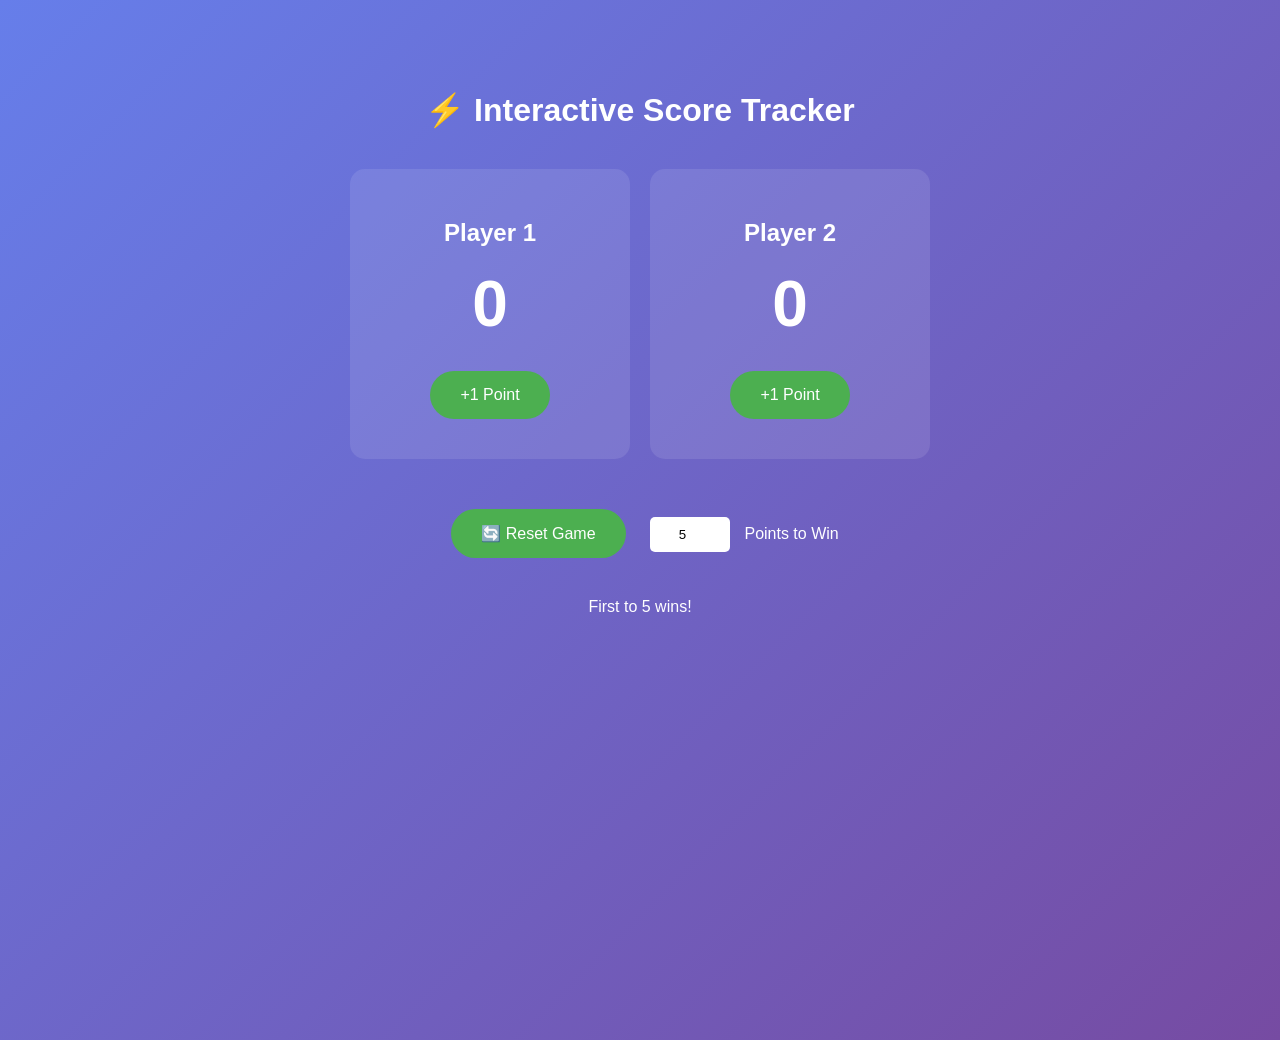
<file: starter/index.html>
<!DOCTYPE html>
<html>
  <head>
    <title>Interactive Score Tracker</title>
    <link rel="stylesheet" href="style.css" />
  </head>
  <body>
    <div id="scoreTracker">
      <h1>⚡ Interactive Score Tracker</h1>
      <div class="players">
        <div class="player player-1">
          <h2>Player 1</h2>
          <div class="score" id="score-1">0</div>
          <button class="btn-add" data-player="1">+1 Point</button>
        </div>
        <div class="player player-2">
          <h2>Player 2</h2>
          <div class="score" id="score-2">0</div>
          <button class="btn-add" data-player="2">+1 Point</button>
        </div>
      </div>
      <div class="controls">
        <button id="btn-reset">🔄 Reset Game</button>
        <input type="number" id="winning-score" value="5" min="1" max="20" />
        <label for="winning-score">Points to Win</label>
      </div>
      <div class="game-info">
        <p class="status">First to <span class="target">5</span> wins!</p>
        <p class="winner hidden">
          🎉 <span class="winner-name">Player</span> Wins!
        </p>
      </div>
    </div>
 
    <script src="script.js"></script>
  </body>
</html>
</file>
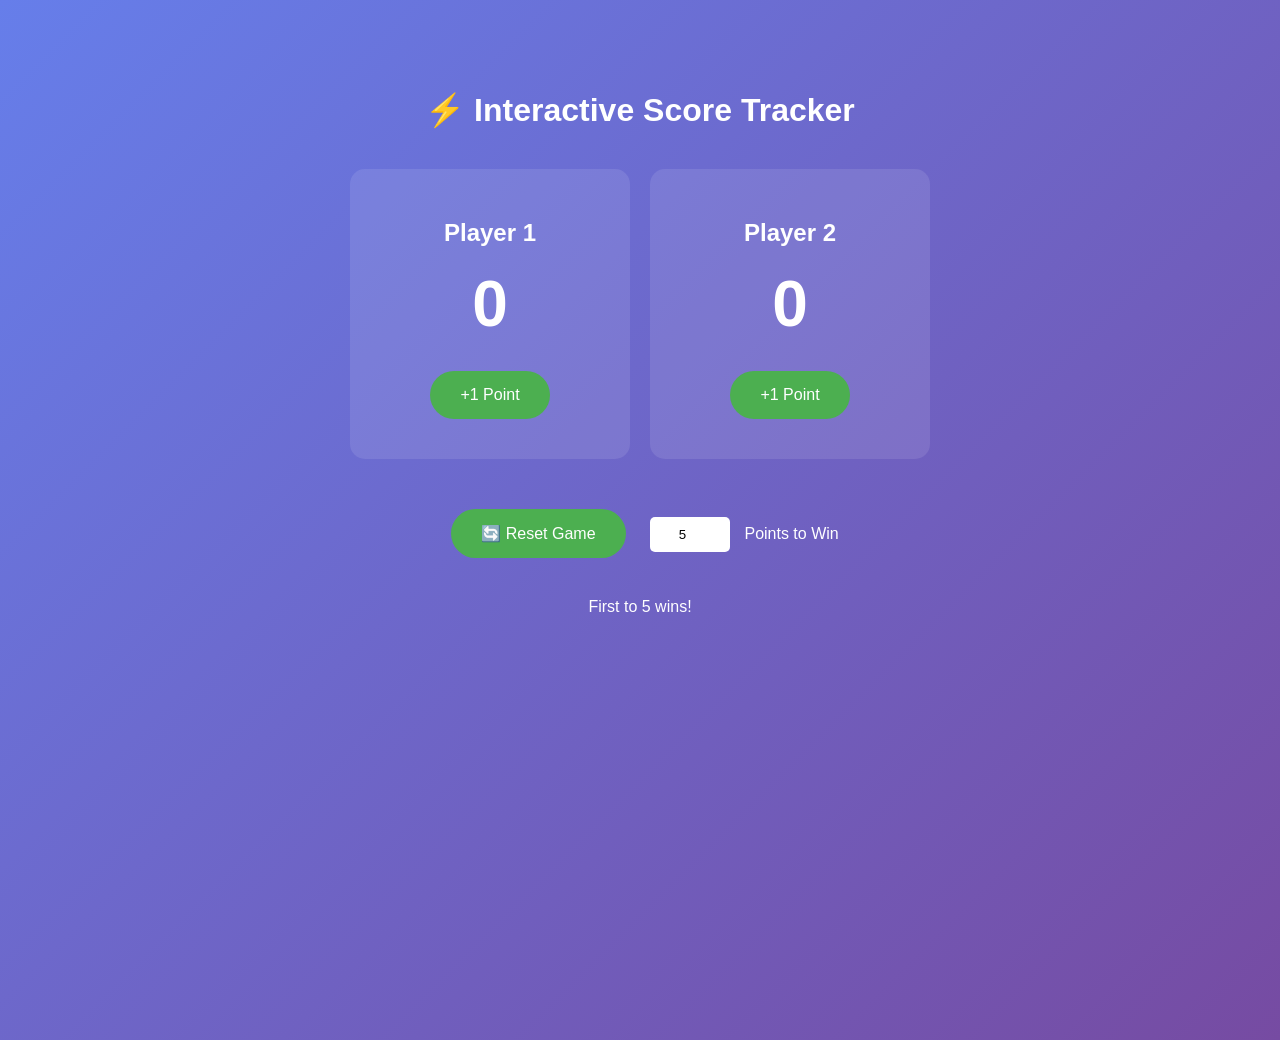
<file: 02-fundamentals-part-2/starter/index.html>
<!DOCTYPE html>
<html>
  <head>
    <title>Interactive Score Tracker</title>
    <link rel="stylesheet" href="style.css" />
  </head>
  <body>
    <div id="scoreTracker">
      <h1>⚡ Interactive Score Tracker</h1>
      <div class="players">
        <div class="player player-1">
          <h2>Player 1</h2>
          <div class="score" id="score-1">0</div>
          <button class="btn-add" data-player="1">+1 Point</button>
        </div>
        <div class="player player-2">
          <h2>Player 2</h2>
          <div class="score" id="score-2">0</div>
          <button class="btn-add" data-player="2">+1 Point</button>
        </div>
      </div>
      <div class="controls">
        <button id="btn-reset">🔄 Reset Game</button>
        <input type="number" id="winning-score" value="5" min="1" max="20" />
        <label for="winning-score">Points to Win</label>
      </div>
      <div class="game-info">
        <p class="status">First to <span class="target">5</span> wins!</p>
        <p class="winner hidden">
          🎉 <span class="winner-name">Player</span> Wins!
        </p>
      </div>
    </div>

    <script src="script.js"></script>
  </body>
</html>
</file>
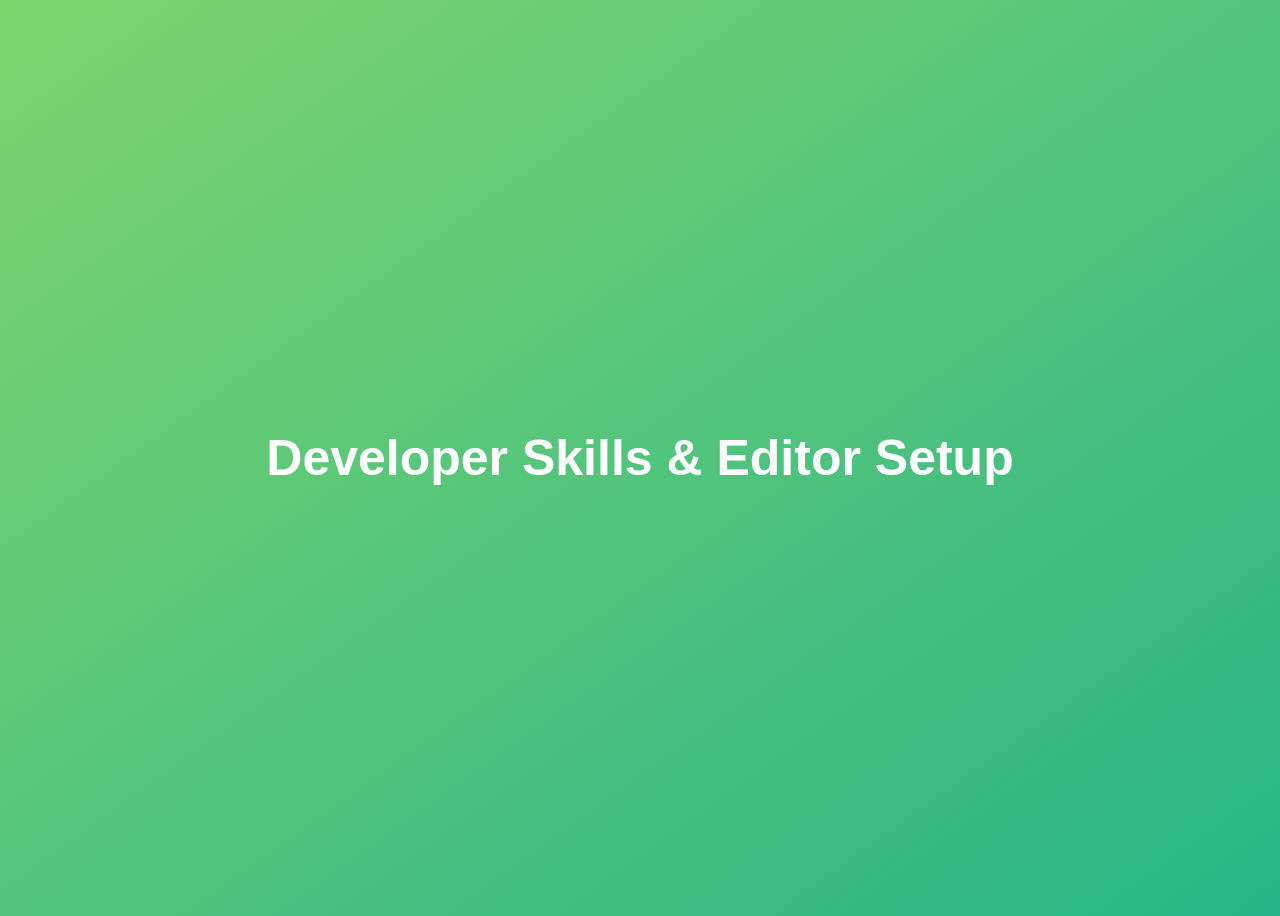
<file: 03-developer-skills/starter/index.html>
<!DOCTYPE html>
<html lang="en">
  <head>
    <meta charset="UTF-8" />
    <meta name="viewport" content="width=device-width, initial-scale=1.0" />
    <meta http-equiv="X-UA-Compatible" content="ie=edge" />
    <title>Developer Skills & Editor Setup</title>
    <style>
      body {
        height: 100vh;
        display: flex;
        align-items: center;
        background: linear-gradient(to top left, #28b487, #7dd56f);
      }
      h1 {
        font-family: sans-serif;
        font-size: 50px;
        line-height: 1.3;
        width: 100%;
        padding: 30px;
        text-align: center;
        color: white;
      }
    </style>
  </head>
  <body>
    <h1>Developer Skills & Editor Setup</h1>
    <script src="script.js"></script>
  </body>
</html>
</file>
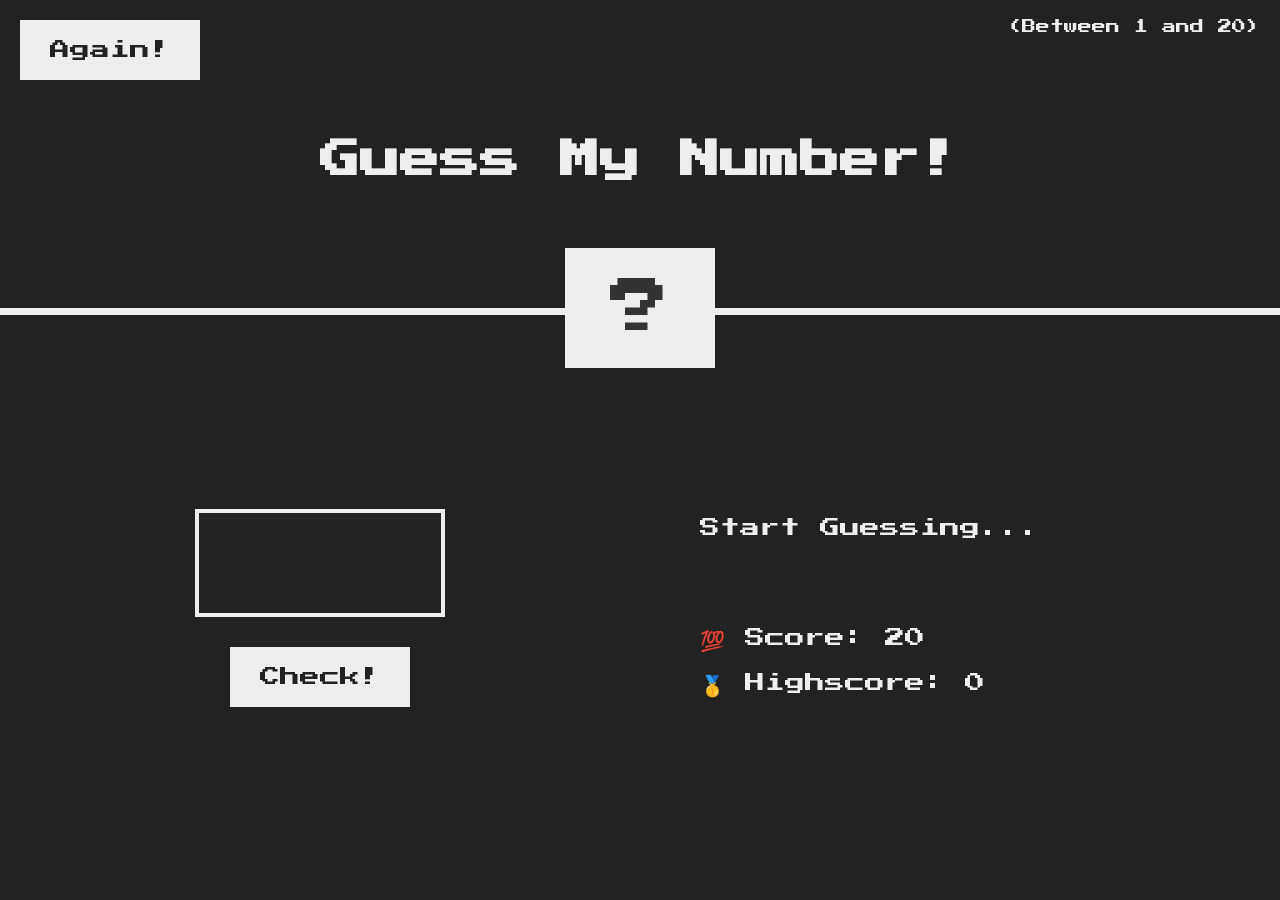
<file: 04-guess-my-number-game/starter/index.html>
<!DOCTYPE html>
<html lang="en">
  <head>
    <meta charset="UTF-8" />
    <meta name="viewport" content="width=device-width, initial-scale=1.0" />
    <meta http-equiv="X-UA-Compatible" content="ie=edge" />
    <link rel="stylesheet" href="style.css" />
    <title>Guess My Number!</title>
  </head>
  <body>
    <header>
      <h1>Guess My Number!</h1>
      <p class="between">(Between 1 and 20)</p>
      <button class="btn again">Again!</button>
      <div class="number">?</div>
    </header>
    <main>
      <section class="left">
        <input type="number" class="guess" />
        <button class="btn check">Check!</button>
      </section>
      <section class="right">
        <p class="message">Start guessing...</p>
        <p class="label-score">💯 Score: <span class="score">20</span></p>
        <p class="label-highscore">
          🥇 Highscore: <span class="highscore">0</span>
        </p>
      </section>
    </main>
    <script src="script.js"></script>
  </body>
</html>
</file>
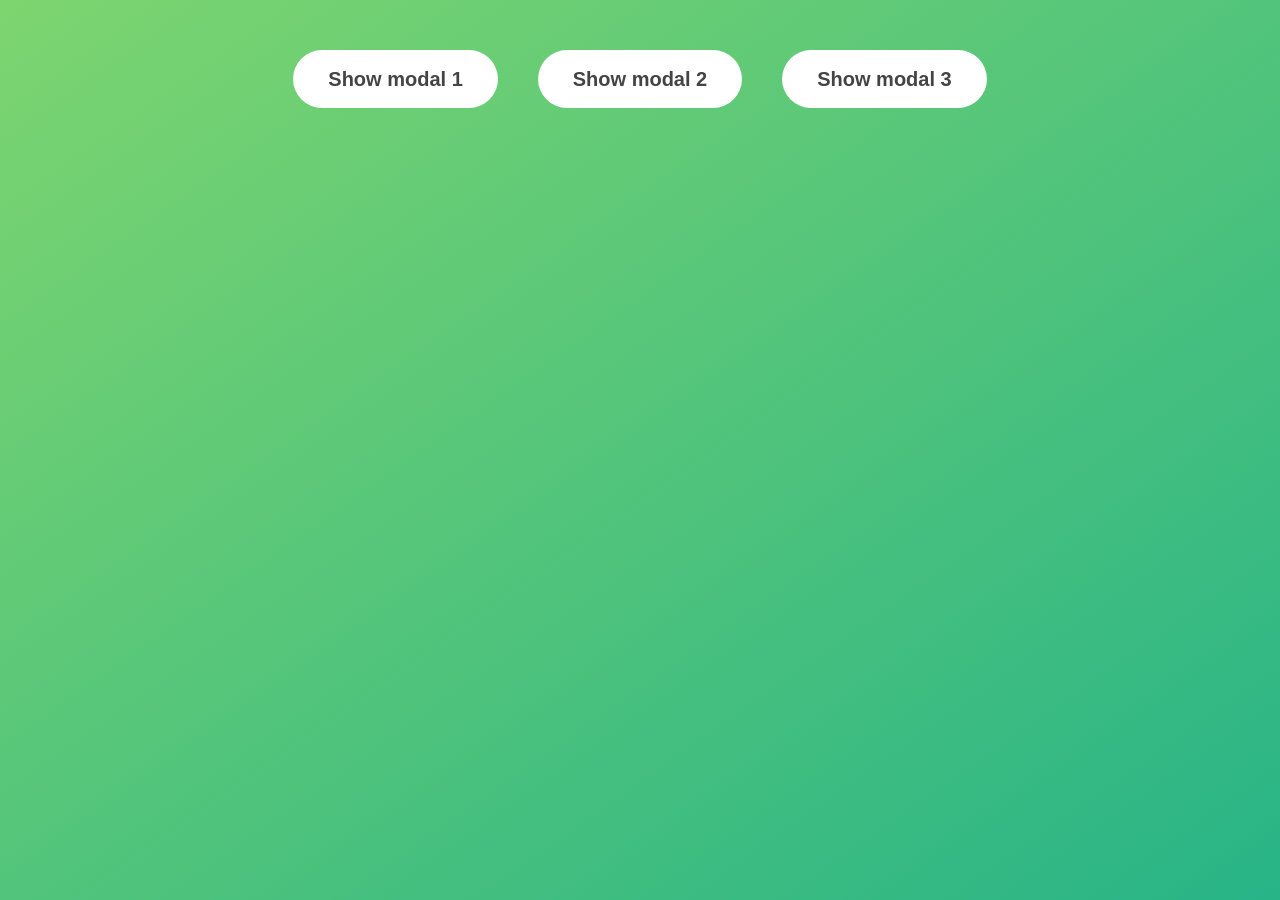
<file: 05-modal/starter/index.html>
<!DOCTYPE html>
<html lang="en">
  <head>
    <meta charset="UTF-8" />
    <meta name="viewport" content="width=device-width, initial-scale=1.0" />
    <meta http-equiv="X-UA-Compatible" content="ie=edge" />
    <link rel="stylesheet" href="style.css" />
    <title>Modal window</title>
  </head>
  <body>
    <button class="show-modal">Show modal 1</button>
    <button class="show-modal">Show modal 2</button>
    <button class="show-modal">Show modal 3</button>

    <div class="modal hidden">
      <button class="close-modal">&times;</button>
      <h1>I'm a modal window 😍</h1>
      <p>
        Lorem ipsum dolor sit amet, consectetur adipisicing elit, sed do eiusmod
        tempor incididunt ut labore et dolore magna aliqua. Ut enim ad minim
        veniam, quis nostrud exercitation ullamco laboris nisi ut aliquip ex ea
        commodo consequat. Duis aute irure dolor in reprehenderit in voluptate
        velit esse cillum dolore eu fugiat nulla pariatur. Excepteur sint
        occaecat cupidatat non proident, sunt in culpa qui officia deserunt
        mollit anim id est laborum.
      </p>
    </div>
    <div class="overlay hidden"></div>

    <script src="script.js"></script>
  </body>
</html>
</file>
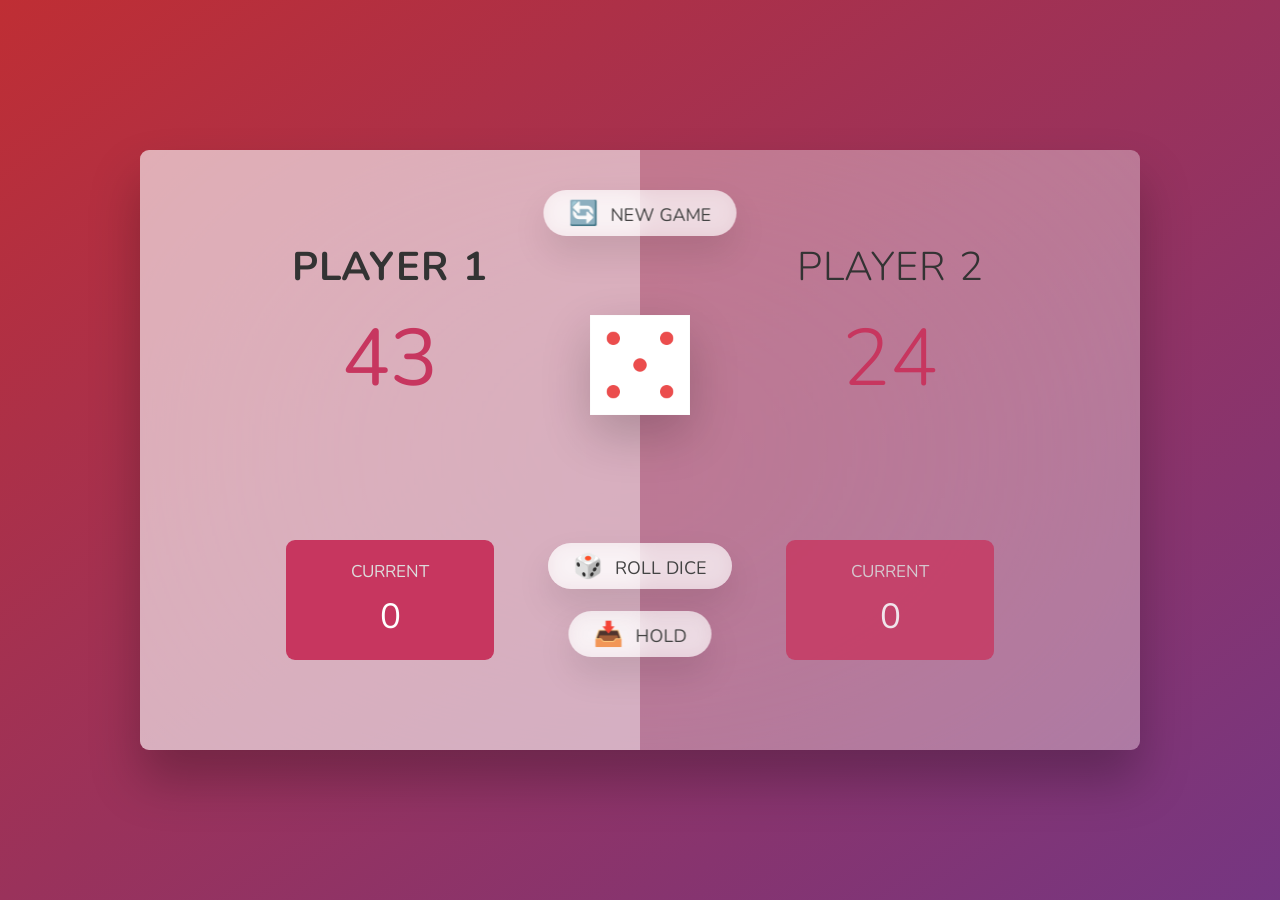
<file: 06-pig-game/starter/index.html>
<!DOCTYPE html>
<html lang="en">
  <head>
    <meta charset="UTF-8" />
    <meta name="viewport" content="width=device-width, initial-scale=1.0" />
    <meta http-equiv="X-UA-Compatible" content="ie=edge" />
    <link rel="stylesheet" href="style.css" />
    <title>Pig Game</title>
  </head>
  <body>
    <main>
      <section class="player player--0 player--active">
        <h2 class="name" id="name--0">Player 1</h2>
        <p class="score" id="score--0">43</p>
        <div class="current">
          <p class="current-label">Current</p>
          <p class="current-score" id="current--0">0</p>
        </div>
      </section>
      <section class="player player--1">
        <h2 class="name" id="name--1">Player 2</h2>
        <p class="score" id="score--1">24</p>
        <div class="current">
          <p class="current-label">Current</p>
          <p class="current-score" id="current--1">0</p>
        </div>
      </section>

      <img src="dice-5.png" alt="Playing dice" class="dice" />
      <button class="btn btn--new">🔄 New game</button>
      <button class="btn btn--roll">🎲 Roll dice</button>
      <button class="btn btn--hold">📥 Hold</button>
    </main>
    <script src="script.js"></script>
  </body>
</html>
</file>
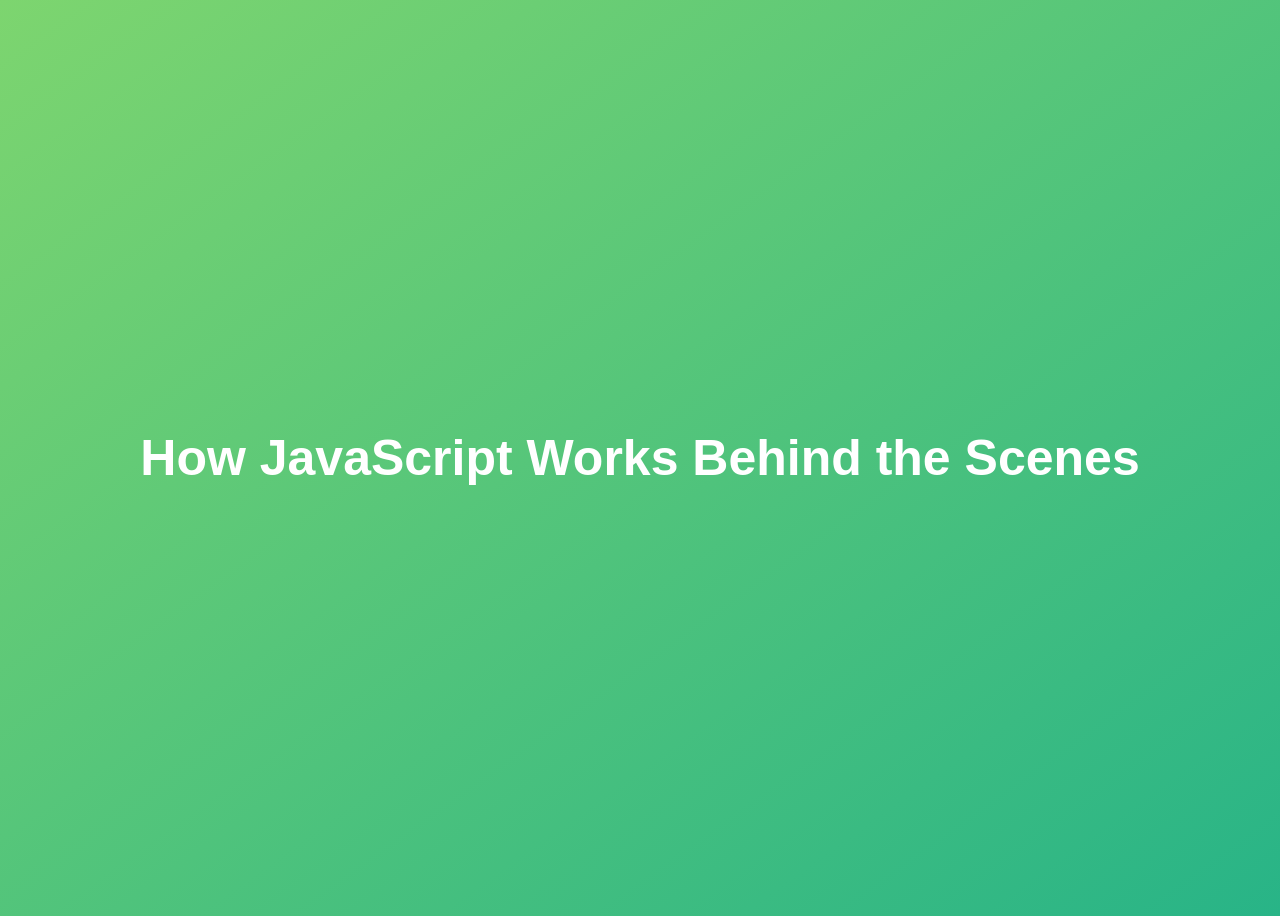
<file: 07-behind-the-scenes/starter/index.html>
<!DOCTYPE html>
<html lang="en">
  <head>
    <meta charset="UTF-8" />
    <meta name="viewport" content="width=device-width, initial-scale=1.0" />
    <meta http-equiv="X-UA-Compatible" content="ie=edge" />
    <title>How JavaScript Works Behind the Scenes</title>
    <style>
      body {
        height: 100vh;
        display: flex;
        align-items: center;
        background: linear-gradient(to top left, #28b487, #7dd56f);
      }
      h1 {
        font-family: sans-serif;
        font-size: 50px;
        line-height: 1.3;
        width: 100%;
        padding: 30px;
        text-align: center;
        color: white;
      }
    </style>
  </head>
  <body>
    <h1>How JavaScript Works Behind the Scenes</h1>
    <script src="script.js"></script>
  </body>
</html>
</file>
<file: starter/style.css>
body {
  font-family: Arial, sans-serif;
  max-width: 600px;
  margin: 50px auto;
  text-align: center;
  background: linear-gradient(135deg, #667eea 0%, #764ba2 100%);
  color: white;
  min-height: 100vh;
  padding: 20px;
}
 
.players {
  display: flex;
  justify-content: space-around;
  margin: 30px 0;
}
 
.player {
  background: rgba(255, 255, 255, 0.1);
  padding: 30px;
  border-radius: 15px;
  margin: 10px;
  flex: 1;
}
 
.score {
  font-size: 4rem;
  font-weight: bold;
  margin: 20px 0;
}
 
button {
  background: #4caf50;
  color: white;
  border: none;
  padding: 15px 30px;
  border-radius: 25px;
  font-size: 1rem;
  cursor: pointer;
  margin: 10px;
}
 
button:hover {
  background: #45a049;
  transform: translateY(-2px);
}
 
.controls {
  margin: 30px 0;
}
 
input {
  padding: 10px;
  border-radius: 5px;
  border: none;
  margin: 0 10px;
  text-align: center;
  width: 60px;
}
 
.hidden {
  display: none;
}
 
.player.winner {
  background: linear-gradient(135deg, #4caf50, #45a049);
  transform: scale(1.05);
}
 
.player.loser {
  opacity: 0.5;
}
 
.winner {
  font-size: 1.5rem;
  margin: 20px 0;
}
</file>
<file: 02-fundamentals-part-2/starter/style.css>
body {
  font-family: Arial, sans-serif;
  max-width: 600px;
  margin: 50px auto;
  text-align: center;
  background: linear-gradient(135deg, #667eea 0%, #764ba2 100%);
  color: white;
  min-height: 100vh;
  padding: 20px;
}

.players {
  display: flex;
  justify-content: space-around;
  margin: 30px 0;
}

.player {
  background: rgba(255, 255, 255, 0.1);
  padding: 30px;
  border-radius: 15px;
  margin: 10px;
  flex: 1;
}

.score {
  font-size: 4rem;
  font-weight: bold;
  margin: 20px 0;
}

button {
  background: #4caf50;
  color: white;
  border: none;
  padding: 15px 30px;
  border-radius: 25px;
  font-size: 1rem;
  cursor: pointer;
  margin: 10px;
}

button:hover {
  background: #45a049;
  transform: translateY(-2px);
}

.controls {
  margin: 30px 0;
}

input {
  padding: 10px;
  border-radius: 5px;
  border: none;
  margin: 0 10px;
  text-align: center;
  width: 60px;
}

.hidden {
  display: none;
}

.player.winner {
  background: linear-gradient(135deg, #4caf50, #45a049);
  transform: scale(1.05);
}

.player.loser {
  opacity: 0.5;
}

.winner {
  font-size: 1.5rem;
  margin: 20px 0;
}
</file>
<file: 04-guess-my-number-game/starter/style.css>
@import url('https://fonts.googleapis.com/css?family=Press+Start+2P&display=swap');

* {
  margin: 0;
  padding: 0;
  box-sizing: inherit;
}

html {
  font-size: 62.5%;
  box-sizing: border-box;
}

body {
  font-family: 'Press Start 2P', sans-serif;
  color: #eee;
  background-color: #222;
  /* background-color: #60b347; */
}

/* LAYOUT */
header {
  position: relative;
  height: 35vh;
  border-bottom: 7px solid #eee;
}

main {
  height: 65vh;
  color: #eee;
  display: flex;
  align-items: center;
  justify-content: space-around;
}

.left {
  width: 52rem;
  display: flex;
  flex-direction: column;
  align-items: center;
}

.right {
  width: 52rem;
  font-size: 2rem;
}

/* ELEMENTS STYLE */
h1 {
  font-size: 4rem;
  text-align: center;
  position: absolute;
  width: 100%;
  top: 52%;
  left: 50%;
  transform: translate(-50%, -50%);
}

.number {
  background: #eee;
  color: #333;
  font-size: 6rem;
  width: 15rem;
  padding: 3rem 0rem;
  text-align: center;
  position: absolute;
  bottom: 0;
  left: 50%;
  transform: translate(-50%, 50%);
}

.between {
  font-size: 1.4rem;
  position: absolute;
  top: 2rem;
  right: 2rem;
}

.again {
  position: absolute;
  top: 2rem;
  left: 2rem;
}

.guess {
  background: none;
  border: 4px solid #eee;
  font-family: inherit;
  color: inherit;
  font-size: 5rem;
  padding: 2.5rem;
  width: 25rem;
  text-align: center;
  display: block;
  margin-bottom: 3rem;
}

.btn {
  border: none;
  background-color: #eee;
  color: #222;
  font-size: 2rem;
  font-family: inherit;
  padding: 2rem 3rem;
  cursor: pointer;
}

.btn:hover {
  background-color: #ccc;
}

.message {
  margin-bottom: 8rem;
  height: 3rem;
}

.label-score {
  margin-bottom: 2rem;
}
</file>
<file: 05-modal/starter/style.css>
* {
  margin: 0;
  padding: 0;
  box-sizing: inherit;
}

html {
  font-size: 62.5%;
  box-sizing: border-box;
}

body {
  font-family: sans-serif;
  color: #333;
  line-height: 1.5;
  height: 100vh;
  position: relative;
  display: flex;
  align-items: flex-start;
  justify-content: center;
  background: linear-gradient(to top left, #28b487, #7dd56f);
}

.show-modal {
  font-size: 2rem;
  font-weight: 600;
  padding: 1.75rem 3.5rem;
  margin: 5rem 2rem;
  border: none;
  background-color: #fff;
  color: #444;
  border-radius: 10rem;
  cursor: pointer;
}

.close-modal {
  position: absolute;
  top: 1.2rem;
  right: 2rem;
  font-size: 5rem;
  color: #333;
  cursor: pointer;
  border: none;
  background: none;
}

h1 {
  font-size: 2.5rem;
  margin-bottom: 2rem;
}

p {
  font-size: 1.8rem;
}

/* -------------------------- */
/* CLASSES TO MAKE MODAL WORK */
.hidden {
  display: none;
}

.modal {
  position: absolute;
  top: 50%;
  left: 50%;
  transform: translate(-50%, -50%);
  width: 70%;

  background-color: white;
  padding: 6rem;
  border-radius: 5px;
  box-shadow: 0 3rem 5rem rgba(0, 0, 0, 0.3);
  z-index: 10;
}

.overlay {
  position: absolute;
  top: 0;
  left: 0;
  width: 100%;
  height: 100%;
  background-color: rgba(0, 0, 0, 0.6);
  backdrop-filter: blur(3px);
  z-index: 5;
}
</file>
<file: 06-pig-game/starter/style.css>
@import url('https://fonts.googleapis.com/css2?family=Nunito&display=swap');

* {
  margin: 0;
  padding: 0;
  box-sizing: inherit;
}

html {
  font-size: 62.5%;
  box-sizing: border-box;
}

body {
  font-family: 'Nunito', sans-serif;
  font-weight: 400;
  height: 100vh;
  color: #333;
  background-image: linear-gradient(to top left, #753682 0%, #bf2e34 100%);
  display: flex;
  align-items: center;
  justify-content: center;
}

/* LAYOUT */
main {
  position: relative;
  width: 100rem;
  height: 60rem;
  background-color: rgba(255, 255, 255, 0.35);
  backdrop-filter: blur(200px);
  filter: blur();
  box-shadow: 0 3rem 5rem rgba(0, 0, 0, 0.25);
  border-radius: 9px;
  overflow: hidden;
  display: flex;
}

.player {
  flex: 50%;
  padding: 9rem;
  display: flex;
  flex-direction: column;
  align-items: center;
  transition: all 0.75s;
}

/* ELEMENTS */
.name {
  position: relative;
  font-size: 4rem;
  text-transform: uppercase;
  letter-spacing: 1px;
  word-spacing: 2px;
  font-weight: 300;
  margin-bottom: 1rem;
}

.score {
  font-size: 8rem;
  font-weight: 300;
  color: #c7365f;
  margin-bottom: auto;
}

.player--active {
  background-color: rgba(255, 255, 255, 0.4);
}
.player--active .name {
  font-weight: 700;
}
.player--active .score {
  font-weight: 400;
}

.player--active .current {
  opacity: 1;
}

.current {
  background-color: #c7365f;
  opacity: 0.8;
  border-radius: 9px;
  color: #fff;
  width: 65%;
  padding: 2rem;
  text-align: center;
  transition: all 0.75s;
}

.current-label {
  text-transform: uppercase;
  margin-bottom: 1rem;
  font-size: 1.7rem;
  color: #ddd;
}

.current-score {
  font-size: 3.5rem;
}

/* ABSOLUTE POSITIONED ELEMENTS */
.btn {
  position: absolute;
  left: 50%;
  transform: translateX(-50%);
  color: #444;
  background: none;
  border: none;
  font-family: inherit;
  font-size: 1.8rem;
  text-transform: uppercase;
  cursor: pointer;
  font-weight: 400;
  transition: all 0.2s;

  background-color: white;
  background-color: rgba(255, 255, 255, 0.6);
  backdrop-filter: blur(10px);

  padding: 0.7rem 2.5rem;
  border-radius: 50rem;
  box-shadow: 0 1.75rem 3.5rem rgba(0, 0, 0, 0.1);
}

.btn::first-letter {
  font-size: 2.4rem;
  display: inline-block;
  margin-right: 0.7rem;
}

.btn--new {
  top: 4rem;
}
.btn--roll {
  top: 39.3rem;
}
.btn--hold {
  top: 46.1rem;
}

.btn:active {
  transform: translate(-50%, 3px);
  box-shadow: 0 1rem 2rem rgba(0, 0, 0, 0.15);
}

.btn:focus {
  outline: none;
}

.dice {
  position: absolute;
  left: 50%;
  top: 16.5rem;
  transform: translateX(-50%);
  height: 10rem;
  box-shadow: 0 2rem 5rem rgba(0, 0, 0, 0.2);
}

.player--winner {
  background-color: #2f2f2f;
}

.player--winner .name {
  font-weight: 700;
  color: #c7365f;
}
</file>
